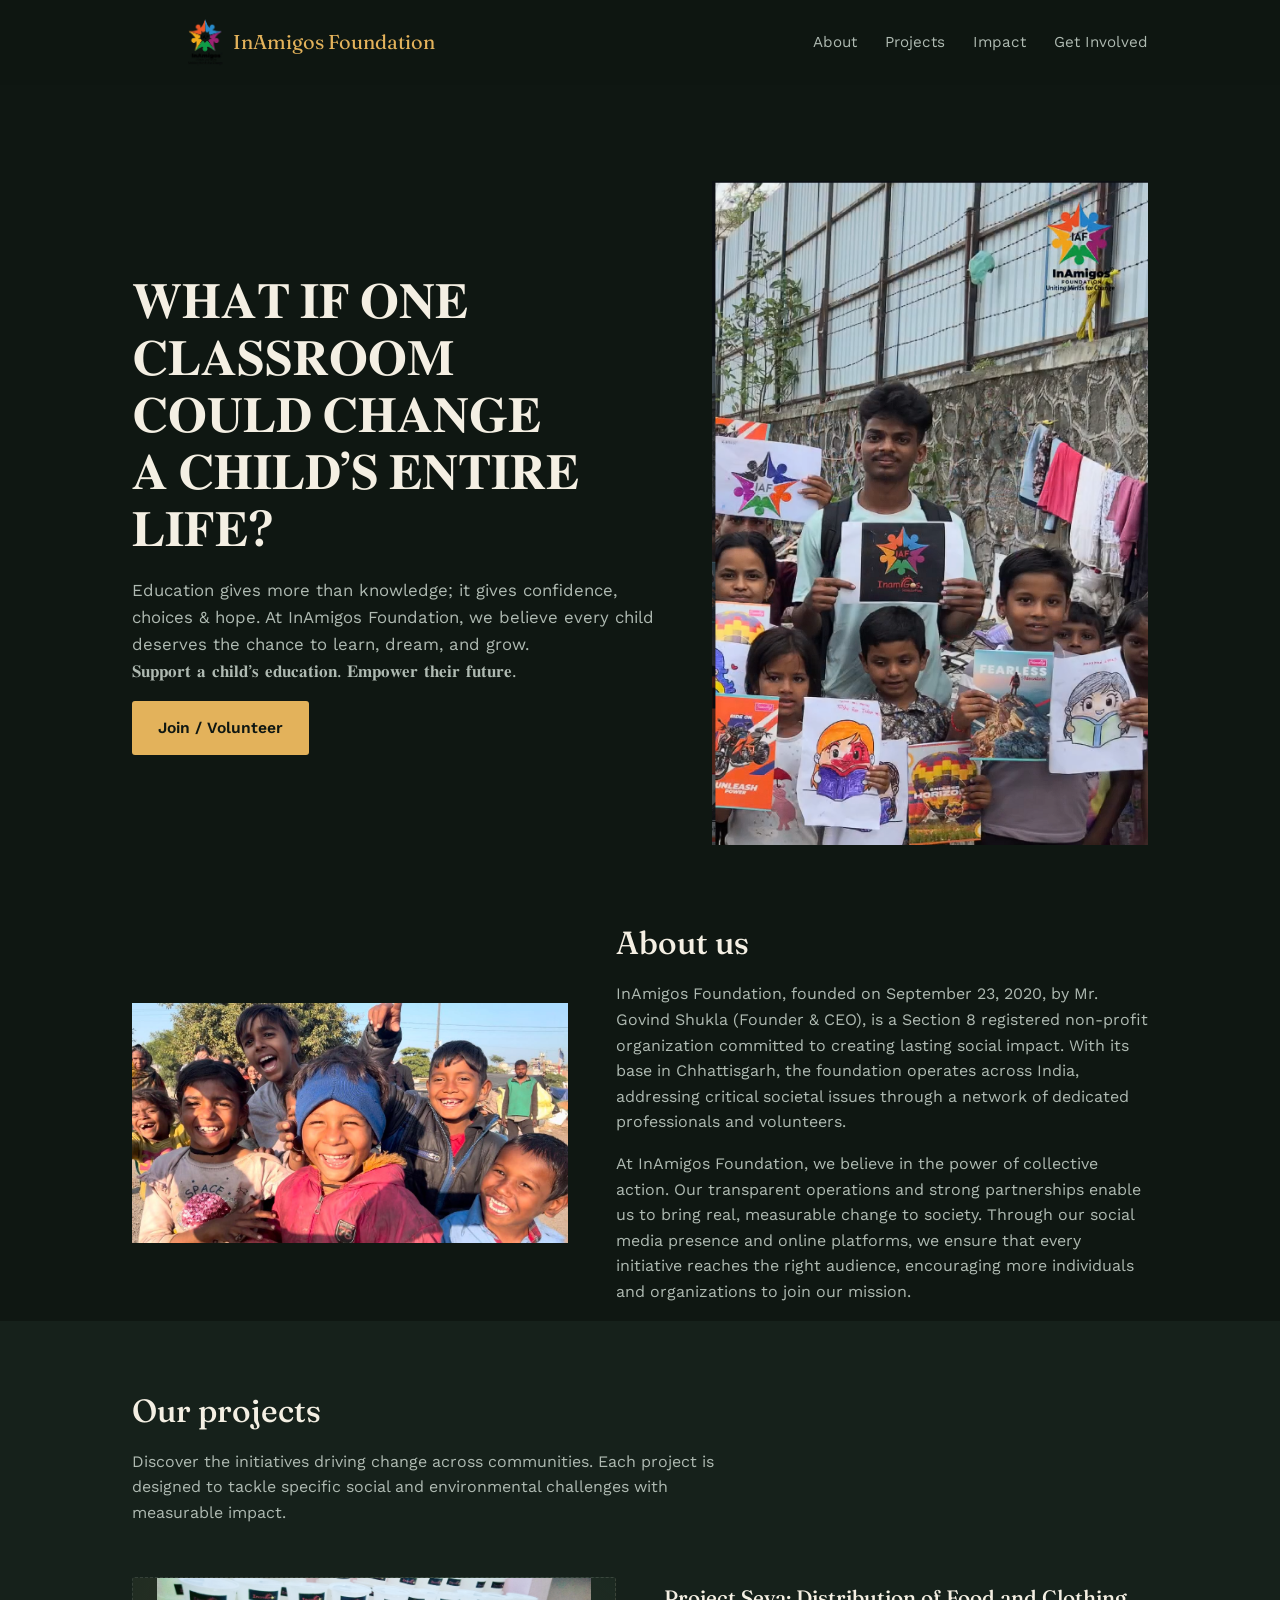
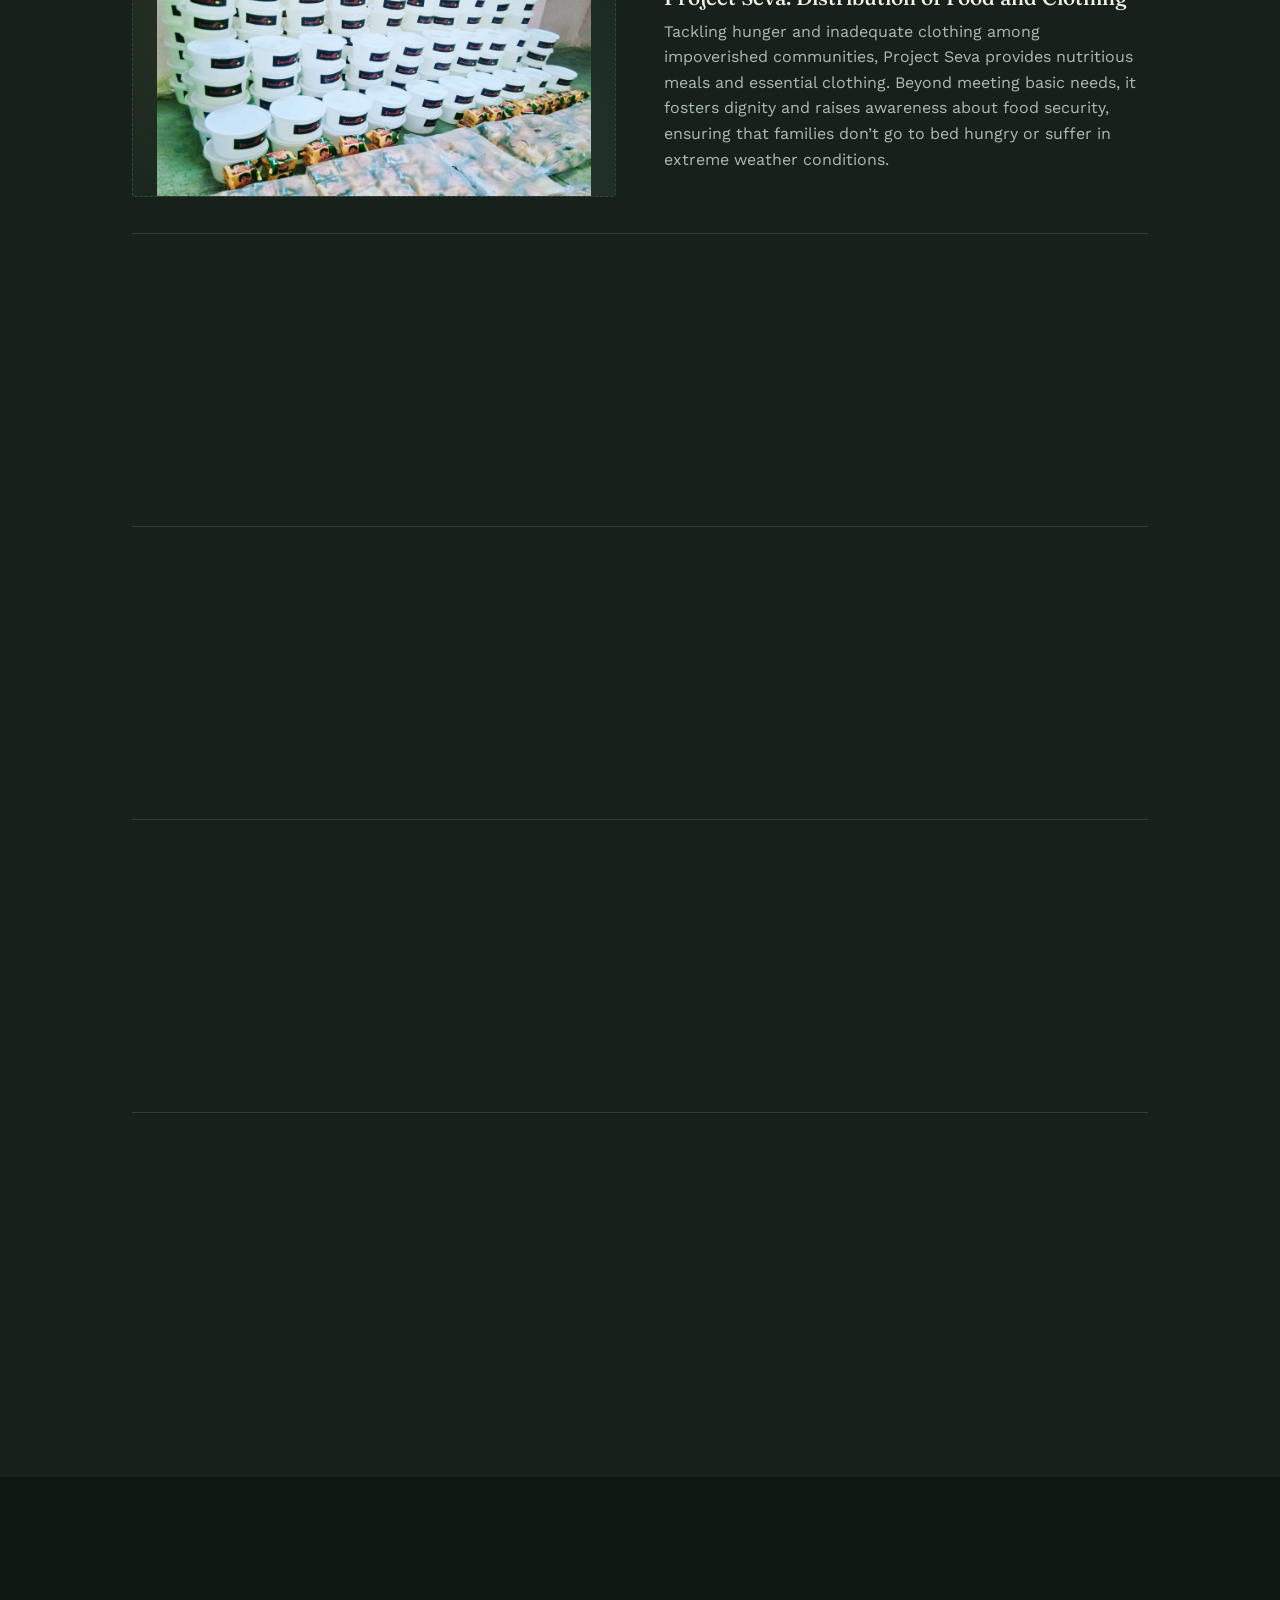
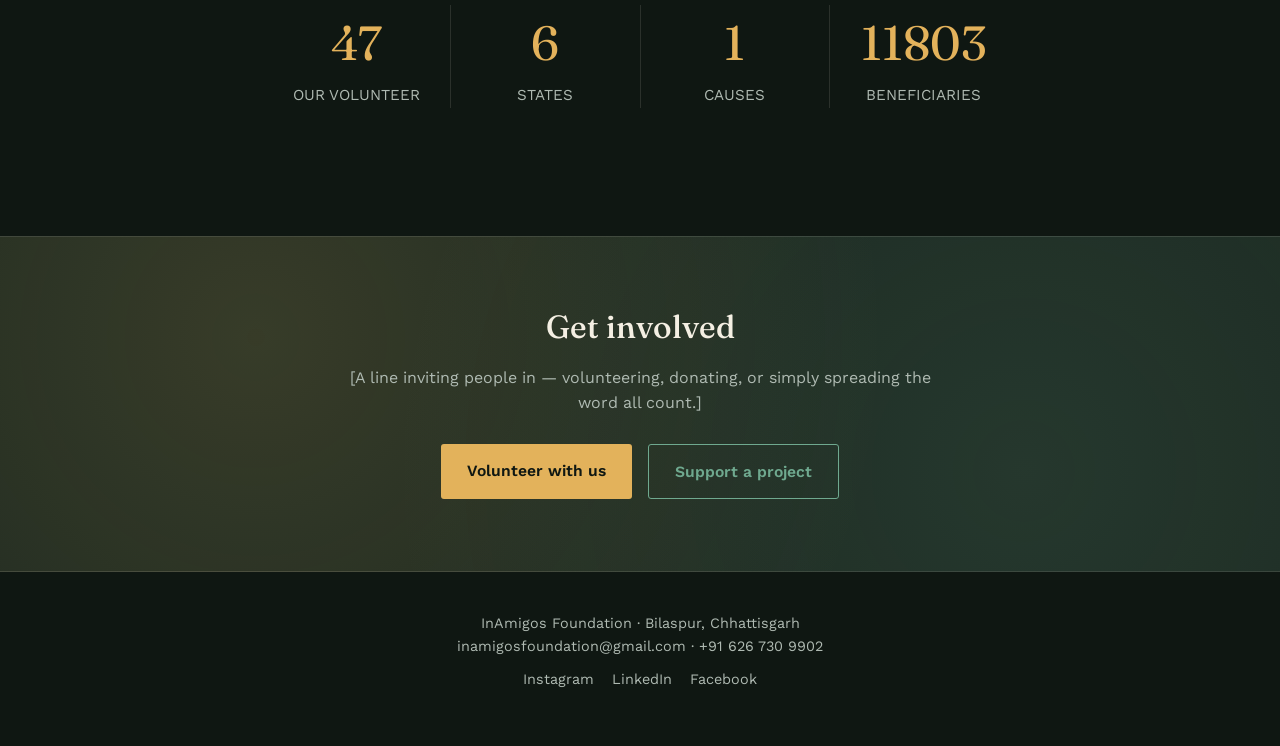
<file: index.html>
<!DOCTYPE html>
<html lang="en">

<head>
    <meta charset="UTF-8">
    <meta name="viewport" content="width=device-width, initial-scale=1">
    <title>InAmigos Foundation — Awareness Page</title>
    <link rel="preconnect" href="https://fonts.googleapis.com">
    <link rel="preconnect" href="https://fonts.gstatic.com" crossorigin>
    <link
        href="https://fonts.googleapis.com/css2?family=Fraunces:opsz,wght@9..144,400;9..144,500;9..144,600&family=Work+Sans:wght@400;500;600&display=swap"
        rel="stylesheet">
    <link rel="stylesheet" href="style.css">
</head>

<body>

    <header class="site" id="siteHeader">
        <nav>
            <div class="top-box">
                <img src="Images/17442.png" alt="" width="10%">
                <span class="brand">InAmigos Foundation</span>
            </div>
            <ul>
                <li><a href="#about">About</a></li>
                <li><a href="#projects">Projects</a></li>
                <li><a href="#impact">Impact</a></li>
                <li><a href="volunteer.html">Get Involved</a></li>
            </ul>
        </nav>
    </header>

    <!-- ============ HERO ============ -->
    <section class="hero">
        <!-- <div class="orb orb-1"></div>
        <div class="orb orb-2"></div> -->
        <div class="intro-anim">
            <h1>𝐖𝐇𝐀𝐓 𝐈𝐅 𝐎𝐍𝐄 𝐂𝐋𝐀𝐒𝐒𝐑𝐎𝐎𝐌 𝐂𝐎𝐔𝐋𝐃 𝐂𝐇𝐀𝐍𝐆𝐄 𝐀 𝐂𝐇𝐈𝐋𝐃’𝐒 𝐄𝐍𝐓𝐈𝐑𝐄 𝐋𝐈𝐅𝐄?
            </h1>
            <p>Education gives more than knowledge; it gives confidence, choices & hope.
                At InAmigos Foundation, we believe every child deserves the chance to learn, dream, and grow. <br>
                𝐒𝐮𝐩𝐩𝐨𝐫𝐭 𝐚 𝐜𝐡𝐢𝐥𝐝’𝐬 𝐞𝐝𝐮𝐜𝐚𝐭𝐢𝐨𝐧. 𝐄𝐦𝐩𝐨𝐰𝐞𝐫 𝐭𝐡𝐞𝐢𝐫 𝐟𝐮𝐭𝐮𝐫𝐞.</p>
            <a class="btn" href="volunteer.html">Join / Volunteer</a>
        </div>
        <img src="Images/6566526.png" alt="">
    </section>

    <!-- ============ ABOUT ============ -->
    <section class="about wrap" id="about">
        <img src="Images/1738236437.jpg" alt="">
        <div class="reveal reveal-right">
            <h2>About us</h2>
            <p>InAmigos Foundation, founded on September 23, 2020, by Mr. Govind Shukla (Founder & CEO), is a Section 8
                registered non-profit organization committed to creating lasting social impact. With its base in
                Chhattisgarh, the foundation operates across India, addressing critical societal issues through a
                network of dedicated professionals and volunteers.</p>
            <p>At InAmigos Foundation, we believe in the power of collective action. Our transparent operations and
                strong partnerships enable us to bring real, measurable change to society. Through our social media
                presence and online platforms, we ensure that every initiative reaches the right audience, encouraging
                more individuals and organizations to join our mission.</p>
        </div>
    </section>

    <!-- ============ PROJECTS ============ -->
    <section class="projects" id="projects">
        <div class="wrap">
            <h2 class="reveal">Our projects</h2>
            <p class="reveal">Discover the initiatives driving change across communities. Each project is designed to
                tackle specific social and environmental challenges with measurable impact.</p>

            <div class="project-row">
                <div class="visual reveal reveal-left"><img src="Images/1743051438.jpg" alt=""></div>
                <div class="reveal reveal-right">
                    <h3>Project Seva: Distribution of Food and Clothing</h3>
                    <p>Tackling hunger and inadequate clothing among impoverished communities, Project Seva provides
                        nutritious meals and essential clothing. Beyond meeting basic needs, it fosters dignity and
                        raises awareness about food security, ensuring that families don’t go to bed hungry or suffer in
                        extreme weather conditions.

                    </p>
                </div>
            </div>

            <div class="project-row reverse">
                <div class="visual reveal reveal-right">
                    <img src="Images/1738235951.jpg" alt="">
                </div>
                <div class="reveal reveal-left">
                    <h3>Project Bachpanshala: Education for Children
                    </h3>
                    <p>Education is a powerful tool to break the cycle of poverty. Project Bachpanshala offers children
                        access to quality education, arranges learning sessions, and provides school supplies. The
                        initiative inspires curiosity and encourages knowledge, ensuring every child has the opportunity
                        to learn and grow.
                    </p>
                </div>
            </div>

            <div class="project-row">
                <div class="visual reveal reveal-left">
                    <img src="Images/1738235697.jpg" alt="">
                </div>
                <div class="reveal reveal-right">
                    <h3>Project Jeev: Feeding and Protecting Animals
                    </h3>
                    <p>Project Jeev focuses on the welfare of stray and abandoned animals, providing food, medical care,
                        and safe shelter. The program raises awareness of animal rights and advocates for humane
                        treatment, promoting a society that values compassion toward all living beings.
                    </p>
                </div>
            </div>
            <div class="project-row reverse">
                <div class="visual reveal reveal-right">
                    <img src="Images/1738235638.jpg" alt="">
                </div>
                <div class="reveal reveal-right">
                    <h3>Project Udaan: Empowerment of Women
                    </h3>
                    <p>A just society begins with empowered women. Project Udaan supports women through awareness
                        campaigns, skill development workshops, and entrepreneurial opportunities. By fostering
                        confidence and financial independence, this program transforms lives and strengthens
                        communities.

                    </p>
                </div>
            </div>
            <div class="project-row">
                <div class="visual reveal reveal-left">
                    <img src="Images/1738236201.jpg" alt="">
                </div>
                <div class="reveal reveal-left">
                    <h3>Project Prakriti: Environmental Protection

                    </h3>
                    <p>Focused on sustainability, Project Prakriti organizes tree-planting drives, clean-up campaigns,
                        and conservation workshops. It involves local communities to instill a sense of environmental
                        responsibility, ensuring a healthier planet for future generations.
                    </p>
                </div>
            </div>
        </div>
    </section>

    <!-- ============ IMPACT ============ -->
    <section id="impact">
        <div class="impact">
            <div class="stat">
                <span class="num" data-count="136">0</span>
                <span class="label">OUR VOLUNTEER</span>
            </div>
            <div class="stat">
                <span class="num" data-count="19">0</span>
                <span class="label">STATES</span>
            </div>
            <div class="stat">
                <span class="num" data-count="4">0</span>
                <span class="label">CAUSES</span>
            </div>
            <div class="stat">
                <span class="num" data-count="34000">0</span>
                <span class="label">BENEFICIARIES</span>
            </div>
        </div>
    </section>

    <!-- ============ CALL TO ACTION ============ -->
    <section class="cta reveal" id="involved">
        <div class="wrap">
            <h2>Get involved</h2>
            <p>[A line inviting people in — volunteering, donating, or simply spreading the word all count.]</p>
            <div class="actions">
                <a class="btn" href="volunteer.html">Volunteer with us</a>
                <a class="btn outline" href="#">Support a project</a>
            </div>
        </div>
    </section>

    <footer>
        <div>InAmigos Foundation · Bilaspur, Chhattisgarh</div>
        <div>inamigosfoundation@gmail.com · +91 626 730 9902</div>
        <ul class="socials">
            <li><a href="https://www.instagram.com/inamigos/">Instagram</a></li>
            <li><a href="https://www.linkedin.com/company/inamigos-foundation/posts/">LinkedIn</a></li>
            <li><a href="https://www.facebook.com/InAmigos">Facebook</a></li>
        </ul>
    </footer>

    <script>
        // Nav background on scroll
        var header = document.getElementById('siteHeader');
        window.addEventListener('scroll', function () {
            header.classList.toggle('scrolled', window.scrollY > 12);
        });

        var reduceMotion = window.matchMedia('(prefers-reduced-motion: reduce)').matches;

        // Reveal-on-scroll for sections/rows
        var revealEls = document.querySelectorAll('.reveal');
        if ('IntersectionObserver' in window && !reduceMotion) {
            var io = new IntersectionObserver(function (entries) {
                entries.forEach(function (entry) {
                    if (entry.isIntersecting) {
                        entry.target.classList.add('is-visible');
                        io.unobserve(entry.target);
                    }
                });
            }, { threshold: 0.15 });
            revealEls.forEach(function (el) { io.observe(el); });
        } else {
            revealEls.forEach(function (el) { el.classList.add('is-visible'); });
        }

        // Count-up stats, triggered once when the impact section is in view
        var nums = document.querySelectorAll('.num[data-count]');
        function animateCount(el) {
            var target = parseInt(el.getAttribute('data-count'), 10);
            if (reduceMotion) { el.textContent = target; return; }
            var start = 0, duration = 1200, startTime = null;
            function step(ts) {
                if (!startTime) startTime = ts;
                var progress = Math.min((ts - startTime) / duration, 1);
                el.textContent = Math.floor(progress * (target - start) + start);
                if (progress < 1) { requestAnimationFrame(step); }
                else { el.textContent = target; }
            }
            requestAnimationFrame(step);
        }
        if ('IntersectionObserver' in window) {
            var statIo = new IntersectionObserver(function (entries) {
                entries.forEach(function (entry) {
                    if (entry.isIntersecting) {
                        animateCount(entry.target);
                        statIo.unobserve(entry.target);
                    }
                });
            }, { threshold: 0.5 });
            nums.forEach(function (el) { statIo.observe(el); });
        } else {
            nums.forEach(function (el) { el.textContent = el.getAttribute('data-count'); });
        }
    </script>

</body>

</html>
</file>
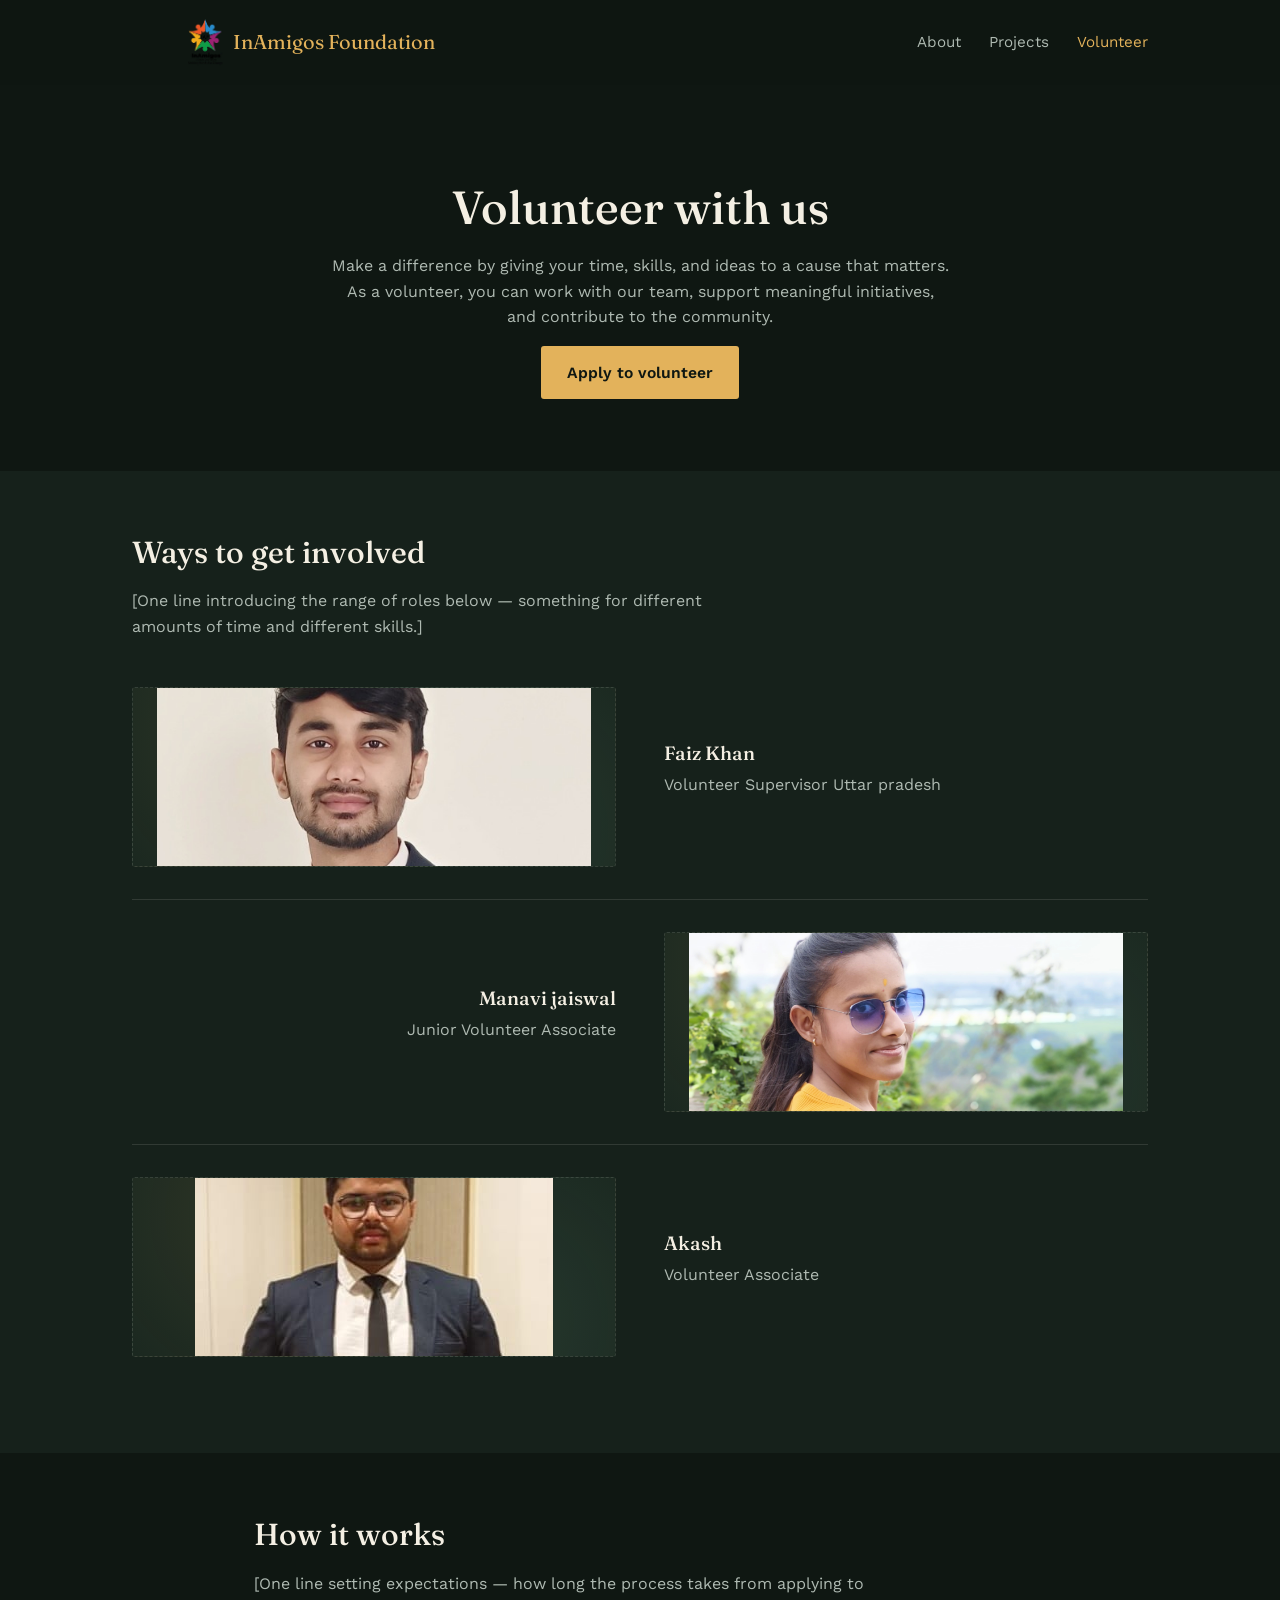
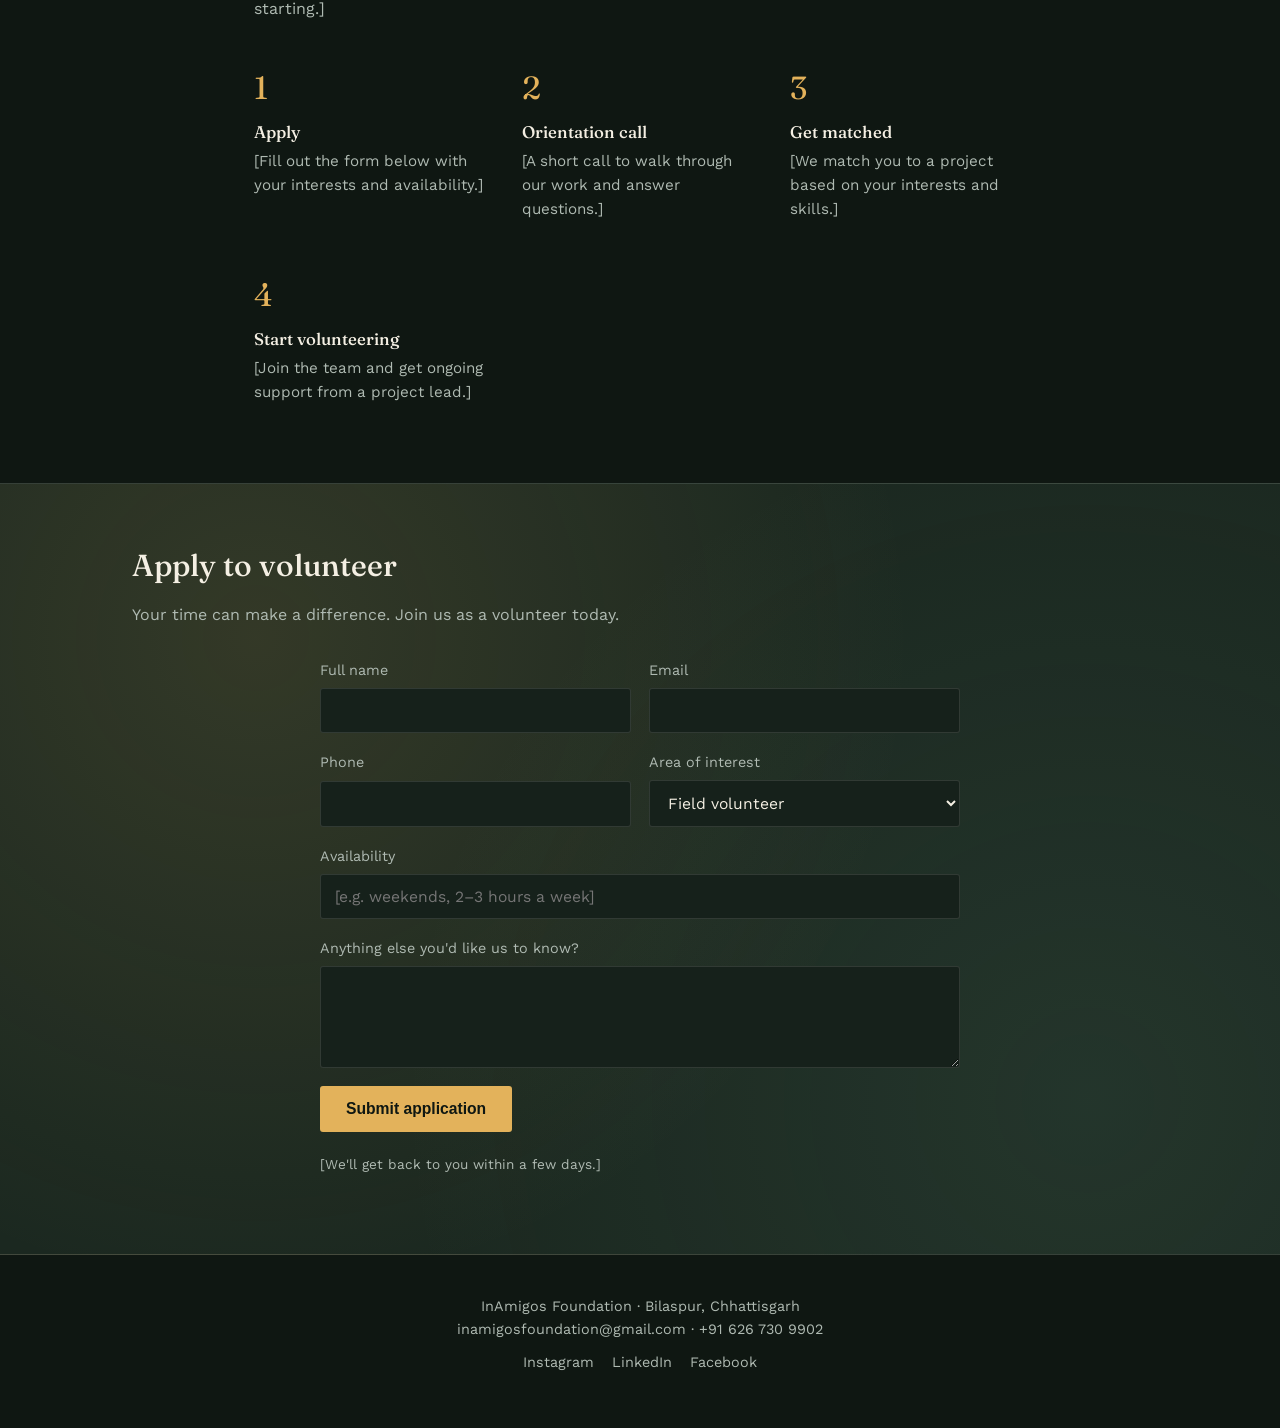
<file: volunteer.html>
<!DOCTYPE html>
<html lang="en">

<head>
    <meta charset="UTF-8">
    <meta name="viewport" content="width=device-width, initial-scale=1">
    <title>Volunteer with InAmigos Foundation</title>
    <link rel="preconnect" href="https://fonts.googleapis.com">
    <link rel="preconnect" href="https://fonts.gstatic.com" crossorigin>
    <link
        href="https://fonts.googleapis.com/css2?family=Fraunces:opsz,wght@9..144,400;9..144,500;9..144,600&family=Work+Sans:wght@400;500;600&display=swap"
        rel="stylesheet">
    <style>
        :root {
            --bg: #0F1712;
            --bg-soft: #16211B;
            --panel: #1B2820;
            --ink: #F4EFE3;
            --ink-soft: #AFBAB2;
            --gold: #E3B25B;
            --gold-dim: rgba(227, 178, 91, 0.18);
            --sage: #6FA98F;
            --line: rgba(244, 239, 227, 0.12);
        }

        * {
            box-sizing: border-box;
        }

        html {
            scroll-behavior: smooth;
        }

        body {
            margin: 0;
            background: var(--bg);
            color: var(--ink);
            font-family: 'Work Sans', sans-serif;
            line-height: 1.6;
            overflow-x: hidden;
        }

        .top-box {
            display: flex;
            justify-content: center;
            align-items: center;
            gap: 10px;
        }

        h1,
        h2,
        h3 {
            font-family: 'Fraunces', serif;
            font-weight: 500;
            line-height: 1.15;
            margin: 0 0 0.4em;
            color: var(--ink);
        }

        p {
            margin: 0 0 1em;
            color: var(--ink-soft);
            max-width: 62ch;
        }

        a {
            color: inherit;
        }

        img {
            max-width: 100%;
            display: block;
        }

        .wrap {
            max-width: 1080px;
            margin: 0 auto;
            padding: 0 32px;
        }

        .visual {
            position: relative;
            border: 1.5px dashed var(--line);
            border-radius: 3px;
            display: flex;
            align-items: center;
            justify-content: center;
            text-align: center;
            background:
                radial-gradient(circle at 30% 20%, rgba(227, 178, 91, 0.10), transparent 55%),
                radial-gradient(circle at 75% 80%, rgba(111, 169, 143, 0.12), transparent 55%),
                var(--panel);
            color: var(--ink-soft);
            font-size: 0.85rem;
            padding: 24px;
            overflow: hidden;
        }

        /* ---------- Nav ---------- */
        header.site {
            position: sticky;
            top: 0;
            z-index: 20;
            background: rgba(15, 23, 18, 0.7);
            backdrop-filter: blur(10px);
            border-bottom: 1px solid transparent;
            transition: border-color 0.4s ease, background 0.4s ease;
        }

        header.site.scrolled {
            border-bottom-color: var(--line);
            background: rgba(15, 23, 18, 0.92);
        }

        nav {
            display: flex;
            align-items: center;
            justify-content: space-between;
            padding: 18px 32px;
            max-width: 1080px;
            margin: 0 auto;
        }

        nav .brand {
            font-family: 'Fraunces', serif;
            font-size: 1.25rem;
            color: var(--gold);
            text-decoration: none;
        }

        nav ul {
            list-style: none;
            display: flex;
            gap: 28px;
            margin: 0;
            padding: 0;
            font-size: 0.95rem;
        }

        nav a.nav-link {
            text-decoration: none;
            color: var(--ink-soft);
            transition: color 0.25s ease;
        }

        nav a.nav-link:hover,
        nav a.nav-link:focus-visible {
            color: var(--gold);
        }

        nav a.nav-link.current {
            color: var(--gold);
        }

        /* ---------- Hero ---------- */
        .hero {
            position: relative;
            padding: 96px 32px 72px;
            max-width: 820px;
            margin: 0 auto;
            text-align: center;
            overflow: hidden;
        }

        .orb {
            position: absolute;
            border-radius: 50%;
            filter: blur(60px);
            opacity: 0.35;
            pointer-events: none;
            z-index: 0;
        }

        .orb-1 {
            width: 320px;
            height: 320px;
            background: var(--gold);
            top: -140px;
            left: -60px;
            animation: drift1 22s ease-in-out infinite;
        }

        .orb-2 {
            width: 260px;
            height: 260px;
            background: var(--sage);
            bottom: -110px;
            right: 0;
            animation: drift2 26s ease-in-out infinite;
        }

        @keyframes drift1 {

            0%,
            100% {
                transform: translate(0, 0) scale(1);
            }

            50% {
                transform: translate(40px, 30px) scale(1.1);
            }
        }

        @keyframes drift2 {

            0%,
            100% {
                transform: translate(0, 0) scale(1);
            }

            50% {
                transform: translate(-30px, -25px) scale(1.08);
            }
        }

        .hero>* {
            position: relative;
            z-index: 1;
        }

        .hero p {
            margin-left: auto;
            margin-right: auto;
        }

        .hero h1 {
            font-size: clamp(2.1rem, 4vw, 2.9rem);
        }

        .intro-anim>* {
            opacity: 0;
            transform: translateY(18px);
            animation: riseIn 0.7s ease forwards;
        }

        .intro-anim h1 {
            animation-delay: 0.1s;
        }

        .intro-anim p {
            animation-delay: 0.3s;
        }

        .intro-anim .btn {
            animation-delay: 0.5s;
        }

        @keyframes riseIn {
            to {
                opacity: 1;
                transform: translateY(0);
            }
        }

        .btn {
            display: inline-block;
            background: var(--gold);
            color: var(--bg);
            text-decoration: none;
            font-weight: 600;
            padding: 14px 26px;
            border-radius: 3px;
            border: none;
            cursor: pointer;
            font-size: 0.98rem;
            transition: transform 0.25s ease, box-shadow 0.25s ease, background 0.25s ease;
        }

        .btn:hover,
        .btn:focus-visible {
            background: #eec177;
            transform: translateY(-2px);
            box-shadow: 0 10px 24px -8px var(--gold-dim);
        }

        /* ---------- Section shell ---------- */
        section {
            padding: 64px 32px;
        }

        section h2 {
            font-size: clamp(1.5rem, 2.4vw, 1.9rem);
            margin-bottom: 0.6em;
        }

        .reveal {
            opacity: 0;
            transform: translateY(24px);
            transition: opacity 0.7s ease, transform 0.7s ease;
        }

        .reveal.reveal-left {
            transform: translateX(-32px);
        }

        .reveal.reveal-right {
            transform: translateX(32px);
        }

        .reveal.is-visible {
            opacity: 1;
            transform: translate(0, 0);
        }

        /* ---------- Roles (alternating rows) ---------- */
        .roles {
            background: var(--bg-soft);
        }

        .role-row {
            display: grid;
            grid-template-columns: 1fr 1fr;
            gap: 48px;
            align-items: center;
            padding: 32px 0;
        }

        .role-row:not(:last-child) {
            border-bottom: 1px solid var(--line);
        }

        .role-row.reverse .visual {
            order: 2;
        }

        .role-row .visual {
            height: 180px;
        }

        .role-row h3 {
            font-size: 1.2rem;
        }

        /* ---------- How it works (a real sequence, so numbering is meaningful) ---------- */
        .steps {
            max-width: 900px;
            margin: 0 auto;
        }

        .step-list {
            display: grid;
            grid-template-columns: repeat(auto-fit, minmax(190px, 1fr));
            gap: 32px;
            margin-top: 40px;
        }

        .step .num {
            font-family: 'Fraunces', serif;
            font-size: 2rem;
            color: var(--gold);
            display: block;
            margin-bottom: 0.3em;
        }

        .step h3 {
            font-size: 1.05rem;
        }

        .step p {
            font-size: 0.95rem;
        }

        /* ---------- Sign-up form ---------- */
        .signup {
            background:
                radial-gradient(circle at 20% 20%, rgba(227, 178, 91, 0.12), transparent 55%),
                radial-gradient(circle at 85% 80%, rgba(111, 169, 143, 0.10), transparent 55%),
                var(--panel);
            border-top: 1px solid var(--line);
            border-bottom: 1px solid var(--line);
        }

        .signup form {
            max-width: 640px;
            margin: 32px auto 0;
            display: grid;
            gap: 18px;
        }

        .field {
            display: grid;
            gap: 6px;
        }

        .field label {
            font-size: 0.9rem;
            color: var(--ink-soft);
        }

        .field input,
        .field select,
        .field textarea {
            background: var(--bg-soft);
            border: 1px solid var(--line);
            border-radius: 3px;
            color: var(--ink);
            font-family: 'Work Sans', sans-serif;
            font-size: 0.98rem;
            padding: 12px 14px;
            transition: border-color 0.2s ease;
        }

        .field input:focus,
        .field select:focus,
        .field textarea:focus {
            outline: 2px solid var(--gold);
            outline-offset: 1px;
            border-color: var(--gold);
        }

        .field-row {
            display: grid;
            grid-template-columns: 1fr 1fr;
            gap: 18px;
        }

        .signup .btn {
            justify-self: start;
        }

        .form-note {
            font-size: 0.85rem;
            color: var(--ink-soft);
            margin-top: 4px;
        }

        /* ---------- Footer ---------- */
        footer {
            padding: 40px 32px;
            text-align: center;
            color: var(--ink-soft);
            font-size: 0.9rem;
        }

        footer .socials {
            display: flex;
            gap: 18px;
            justify-content: center;
            margin-top: 10px;
            list-style: none;
            padding: 0;
        }

        footer a {
            text-decoration: none;
            transition: color 0.25s ease;
        }

        footer a:hover,
        footer a:focus-visible {
            color: var(--gold);
        }

        a:focus-visible,
        button:focus-visible {
            outline: 2px solid var(--gold);
            outline-offset: 2px;
        }

        @media (prefers-reduced-motion: reduce) {
            html {
                scroll-behavior: auto;
            }

            .orb {
                animation: none;
            }

            .intro-anim>* {
                animation: none;
                opacity: 1;
                transform: none;
            }

            .reveal {
                transition: none;
                opacity: 1;
                transform: none;
            }
        }

        @media (max-width:760px) {
            nav ul {
                display: none;
            }

            .role-row,
            .role-row.reverse {
                grid-template-columns: 1fr;
            }

            .role-row .visual {
                order: 0 !important;
                height: 160px;
            }

            .field-row {
                grid-template-columns: 1fr;
            }
        }
    </style>
</head>

<body>

    <header class="site" id="siteHeader">
        <nav>
            <div class="top-box">
                <img src="Images/17442.png" alt="" width="10%">
                <span class="brand">InAmigos Foundation</span>
            </div>
            <ul>
                <li><a class="nav-link" href="index.html#about">About</a></li>
                <li><a class="nav-link" href="index.html#projects">Projects</a></li>
                <li><a class="nav-link current" href="volunteer.html">Volunteer</a></li>
            </ul>
        </nav>
    </header>

    <!-- ============ HERO ============ -->
    <section class="hero">
        <div class="intro-anim">
            <h1>Volunteer with us</h1>
            <p>Make a difference by giving your time, skills, and ideas to a cause that matters. As a volunteer, you can
                work with our team, support meaningful initiatives, and contribute to the community.</p>
            <a class="btn" href="#signup">Apply to volunteer</a>
        </div>
    </section>

    <!-- ============ WAYS TO HELP ============ -->
    <section class="roles" id="roles">
        <div class="wrap">
            <h2 class="reveal">Ways to get involved</h2>
            <p class="reveal">[One line introducing the range of roles below — something for different amounts of time
                and different skills.]</p>

            <div class="role-row">
                <div class="visual reveal reveal-left"><img src="Images/1738081237.jpg" alt=""
                        style="transform: translateY(100px);"></div>
                <div class="reveal reveal-right">
                    <h3>Faiz Khan</h3>
                    <p>Volunteer Supervisor Uttar pradesh</p>
                </div>
            </div>

            <div class="role-row reverse">
                <div class="visual reveal reveal-right"><img src="Images/1738127845.jpg" alt=""
                        style="transform: translateY(100px);"></div>
                <div class="reveal reveal-left" style="text-align: end;">
                    <h3>Manavi jaiswal</h3>
                    <p>Junior Volunteer Associate</p>
                </div>
            </div>

            <div class="role-row">
                <div class="visual reveal reveal-left"><img src="Images/1738080678.jpg" alt=""
                        style="transform: translateY(100px);"></div>
                <div class="reveal reveal-right">
                    <h3>Akash</h3>
                    <p>Volunteer Associate</p>
                </div>
            </div>
        </div>
    </section>

    <!-- ============ HOW IT WORKS ============ -->
    <section class="steps">
        <div class="wrap">
            <h2 class="reveal">How it works</h2>
            <p class="reveal">[One line setting expectations — how long the process takes from applying to starting.]
            </p>
            <div class="step-list">
                <div class="step reveal">
                    <span class="num">1</span>
                    <h3>Apply</h3>
                    <p>[Fill out the form below with your interests and availability.]</p>
                </div>
                <div class="step reveal">
                    <span class="num">2</span>
                    <h3>Orientation call</h3>
                    <p>[A short call to walk through our work and answer questions.]</p>
                </div>
                <div class="step reveal">
                    <span class="num">3</span>
                    <h3>Get matched</h3>
                    <p>[We match you to a project based on your interests and skills.]</p>
                </div>
                <div class="step reveal">
                    <span class="num">4</span>
                    <h3>Start volunteering</h3>
                    <p>[Join the team and get ongoing support from a project lead.]</p>
                </div>
            </div>
        </div>
    </section>

    <!-- ============ SIGN-UP FORM ============ -->
    <section class="signup reveal" id="signup">
        <div class="wrap">
            <h2>Apply to volunteer</h2>
            <p>Your time can make a difference. Join us as a volunteer today.</p>

            <!-- This form doesn't submit anywhere yet — either point the action
         at a form backend (Google Forms, Formspree, your own API) or
         wire up the JS below to send the data where you need it. -->
            <form id="volunteerForm">
                <div class="field-row">
                    <div class="field">
                        <label for="name">Full name</label>
                        <input type="text" id="name" name="name" required>
                    </div>
                    <div class="field">
                        <label for="email">Email</label>
                        <input type="email" id="email" name="email" required>
                    </div>
                </div>
                <div class="field-row">
                    <div class="field">
                        <label for="phone">Phone</label>
                        <input type="tel" id="phone" name="phone">
                    </div>
                    <div class="field">
                        <label for="area">Area of interest</label>
                        <select id="area" name="area">
                            <option>Field volunteer</option>
                            <option>Content & outreach</option>
                            <option>Event & workshop support</option>
                            <option>Other</option>
                        </select>
                    </div>
                </div>
                <div class="field">
                    <label for="availability">Availability</label>
                    <input type="text" id="availability" name="availability"
                        placeholder="[e.g. weekends, 2–3 hours a week]">
                </div>
                <div class="field">
                    <label for="message">Anything else you'd like us to know?</label>
                    <textarea id="message" name="message" rows="4"></textarea>
                </div>
                <button type="submit" class="btn">Submit application</button>
                <p class="form-note" id="formNote">[We'll get back to you within a few days.]</p>
            </form>
        </div>
    </section>

    <footer>
        <div>InAmigos Foundation · Bilaspur, Chhattisgarh</div>
        <div>inamigosfoundation@gmail.com · +91 626 730 9902</div>
        <ul class="socials">
            <li><a href="https://www.instagram.com/inamigos/">Instagram</a></li>
            <li><a href="https://www.linkedin.com/company/inamigos-foundation/posts/">LinkedIn</a></li>
            <li><a href="https://www.facebook.com/InAmigos">Facebook</a></li>
        </ul>
    </footer>

    <script>
        var header = document.getElementById('siteHeader');
        window.addEventListener('scroll', function () {
            header.classList.toggle('scrolled', window.scrollY > 12);
        });

        var reduceMotion = window.matchMedia('(prefers-reduced-motion: reduce)').matches;

        var revealEls = document.querySelectorAll('.reveal');
        if ('IntersectionObserver' in window && !reduceMotion) {
            var io = new IntersectionObserver(function (entries) {
                entries.forEach(function (entry) {
                    if (entry.isIntersecting) {
                        entry.target.classList.add('is-visible');
                        io.unobserve(entry.target);
                    }
                });
            }, { threshold: 0.15 });
            revealEls.forEach(function (el) { io.observe(el); });
        } else {
            revealEls.forEach(function (el) { el.classList.add('is-visible'); });
        }

        // Placeholder submit handling — replace with a real backend/form service.
        var form = document.getElementById('volunteerForm');
        var note = document.getElementById('formNote');
        form.addEventListener('submit', function (e) {
            e.preventDefault();
            note.textContent = 'Thanks — this is a template, so hook this form up to your backend or a form service to actually receive applications.';
        });
    </script>

</body>

</html>
</file>
<file: style.css>
:root {
    --bg: #0F1712;
    --bg-soft: #16211B;
    --panel: #1B2820;
    --ink: #F4EFE3;
    --ink-soft: #AFBAB2;
    --gold: #E3B25B;
    --gold-dim: rgba(227, 178, 91, 0.18);
    --sage: #6FA98F;
    --line: rgba(244, 239, 227, 0.12);
}

* {
    box-sizing: border-box;
}

html {
    scroll-behavior: smooth;
}

body {
    margin: 0;
    background: var(--bg);
    color: var(--ink);
    font-family: 'Work Sans', sans-serif;
    line-height: 1.6;
    overflow-x: hidden;
}

h1,
h2,
h3 {
    font-family: 'Fraunces', serif;
    font-weight: 500;
    line-height: 1.15;
    margin: 0 0 0.4em;
    color: var(--ink);
}

p {
    margin: 0 0 1em;
    color: var(--ink-soft);
    max-width: 62ch;
}

a {
    color: inherit;
}

img {
    max-width: 100%;
    display: block;
}

.wrap {
    max-width: 1080px;
    margin: 0 auto;
    padding: 0 32px;
}

/* ---------- Placeholder visual block ----------
     Swap any .visual div for a real <img src="..."> tag.
     Remove the dashed border + label once you drop in a real photo. */
.visual {
    background-image: url("/Images/1738236437.jpg");
    position: relative;
    border: 1.5px dashed var(--line);
    border-radius: 3px;
    display: flex;
    align-items: center;
    justify-content: center;
    text-align: center;
    background:
        radial-gradient(circle at 30% 20%, rgba(227, 178, 91, 0.10), transparent 55%),
        radial-gradient(circle at 75% 80%, rgba(111, 169, 143, 0.12), transparent 55%),
        var(--panel);
    color: var(--ink-soft);
    font-size: 0.85rem;
    padding: 24px;
    overflow: hidden;
}

/* ---------- Nav ---------- */
.top-box {
    display: flex;
    justify-content: center;
    align-items: center;
    gap: 10px;
}

header.site {
    position: sticky;
    top: 0;
    z-index: 20;
    background: rgba(15, 23, 18, 0.7);
    backdrop-filter: blur(10px);
    border-bottom: 1px solid transparent;
    transition: border-color 0.4s ease, background 0.4s ease;
}

header.site.scrolled {
    border-bottom-color: var(--line);
    background: rgba(15, 23, 18, 0.92);
}

nav {
    display: flex;
    align-items: center;
    justify-content: space-between;
    padding: 18px 32px;
    max-width: 1080px;
    margin: 0 auto;
}

nav .brand {
    font-family: 'Fraunces', serif;
    font-size: 1.25rem;
    color: var(--gold);
}

nav ul {
    list-style: none;
    display: flex;
    gap: 28px;
    margin: 0;
    padding: 0;
    font-size: 0.95rem;
}

nav a {
    text-decoration: none;
    color: var(--ink-soft);
    transition: color 0.25s ease;
}

nav a:hover,
nav a:focus-visible {
    color: var(--gold);
}

/* ---------- Hero ---------- */
.hero {
    position: relative;
    display: grid;
    grid-template-columns: 1.1fr 0.9fr;
    gap: 48px;
    align-items: center;
    padding: 96px 32px 80px;
    max-width: 1080px;
    margin: 0 auto;
    overflow: hidden;
}

.orb {
    position: absolute;
    border-radius: 50%;
    filter: blur(60px);
    opacity: 0.35;
    pointer-events: none;
    z-index: 0;
}

.orb-1 {
    width: 340px;
    height: 340px;
    background: var(--gold);
    top: -120px;
    left: -80px;
    animation: drift1 22s ease-in-out infinite;
}

.orb-2 {
    width: 260px;
    height: 260px;
    background: var(--sage);
    bottom: -100px;
    right: 10%;
    animation: drift2 26s ease-in-out infinite;
}

@keyframes drift1 {

    0%,
    100% {
        transform: translate(0, 0) scale(1);
    }

    50% {
        transform: translate(40px, 30px) scale(1.1);
    }
}

@keyframes drift2 {

    0%,
    100% {
        transform: translate(0, 0) scale(1);
    }

    50% {
        transform: translate(-30px, -25px) scale(1.08);
    }
}

.hero>div,
.hero .visual {
    position: relative;
    z-index: 1;
}

.hero h1 {
    font-size: clamp(2.2rem, 4vw, 3.1rem);
    max-width: 14ch;
}

.hero p {
    font-size: 1.05rem;
}

.hero .visual {
    height: 340px;
}

.hero .intro-anim>* {
    opacity: 0;
    transform: translateY(18px);
    animation: riseIn 0.7s ease forwards;
}

.hero .intro-anim h1 {
    animation-delay: 0.1s;
}

.hero .intro-anim p {
    animation-delay: 0.3s;
}

.hero .intro-anim .btn {
    animation-delay: 0.5s;
}

@keyframes riseIn {
    to {
        opacity: 1;
        transform: translateY(0);
    }
}

.btn {
    display: inline-block;
    background: var(--gold);
    color: var(--bg);
    text-decoration: none;
    font-weight: 600;
    padding: 14px 26px;
    border-radius: 3px;
    border: none;
    cursor: pointer;
    font-size: 0.98rem;
    transition: transform 0.25s ease, box-shadow 0.25s ease, background 0.25s ease;
}

.btn:hover,
.btn:focus-visible {
    background: #eec177;
    transform: translateY(-2px);
    box-shadow: 0 10px 24px -8px var(--gold-dim);
}

.btn.outline {
    background: transparent;
    border: 1.5px solid var(--sage);
    color: var(--sage);
}

.btn.outline:hover,
.btn.outline:focus-visible {
    background: var(--sage);
    color: var(--bg);
    box-shadow: 0 10px 24px -8px rgba(111, 169, 143, 0.35);
}

/* ---------- Section shell ---------- */
section {
    padding: 72px 32px;
}

section h2 {
    font-size: clamp(1.6rem, 2.6vw, 2rem);
    margin-bottom: 0.6em;
}

/* ---------- Reveal on scroll ---------- */
.reveal {
    opacity: 0;
    transform: translateY(24px);
    transition: opacity 0.7s ease, transform 0.7s ease;
}

.reveal.reveal-left {
    transform: translateX(-32px);
}

.reveal.reveal-right {
    transform: translateX(32px);
}

.reveal.is-visible {
    opacity: 1;
    transform: translate(0, 0);
}

/* ---------- About ---------- */
.about {
    display: grid;
    grid-template-columns: 0.9fr 1.1fr;
    gap: 48px;
    align-items: center;
}

.about .visual {
    height: 280px;
}

/* ---------- Projects (alternating rows, not a card grid) ---------- */
.projects {
    background: var(--bg-soft);
}

.project-row {
    display: grid;
    grid-template-columns: 1fr 1fr;
    gap: 48px;
    align-items: center;
    padding: 36px 0;
}

.project-row:not(:last-child) {
    border-bottom: 1px solid var(--line);
}

.project-row.reverse .visual {
    order: 2;
}

.project-row .visual {
    height: 220px;
}

.project-row h3 {
    font-size: 1.3rem;
}

/* ---------- Impact stats ---------- */
.impact {
    display: flex;
    gap: 0;
    text-align: center;
    max-width: 820px;
    margin: 0 auto;
    padding: 56px 32px;
}

.impact .stat {
    flex: 1;
    padding: 0 24px;
}

.impact .stat:not(:last-child) {
    border-right: 1px solid var(--line);
}

.impact .num {
    font-family: 'Fraunces', serif;
    font-size: clamp(2.2rem, 4vw, 3rem);
    color: var(--gold);
    display: block;
    font-variant-numeric: tabular-nums;
}

.impact .label {
    color: var(--ink-soft);
    font-size: 0.95rem;
}

/* ---------- CTA band ---------- */
.cta {
    background:
        radial-gradient(circle at 20% 30%, rgba(227, 178, 91, 0.14), transparent 60%),
        radial-gradient(circle at 80% 70%, rgba(111, 169, 143, 0.12), transparent 60%),
        var(--panel);
    text-align: center;
    border-top: 1px solid var(--line);
    border-bottom: 1px solid var(--line);
}

.cta p {
    margin-left: auto;
    margin-right: auto;
}

.cta .actions {
    display: flex;
    gap: 16px;
    justify-content: center;
    margin-top: 28px;
    flex-wrap: wrap;
}

/* ---------- Footer ---------- */
footer {
    padding: 40px 32px;
    text-align: center;
    color: var(--ink-soft);
    font-size: 0.9rem;
}

footer .socials {
    display: flex;
    gap: 18px;
    justify-content: center;
    margin-top: 10px;
    list-style: none;
    padding: 0;
}

footer a {
    text-decoration: none;
    transition: color 0.25s ease;
}

footer a:hover,
footer a:focus-visible {
    color: var(--gold);
}

/* ---------- Accessibility ---------- */
a:focus-visible,
button:focus-visible {
    outline: 2px solid var(--gold);
    outline-offset: 2px;
}

@media (prefers-reduced-motion: reduce) {
    html {
        scroll-behavior: auto;
    }

    .orb {
        animation: none;
    }

    .hero .intro-anim>* {
        animation: none;
        opacity: 1;
        transform: none;
    }

    .reveal {
        transition: none;
        opacity: 1;
        transform: none;
    }
}

/* ---------- Responsive ---------- */
@media (max-width:760px) {
    nav ul {
        display: none;
    }

    /* swap for a mobile menu if you want one */
    .hero {
        grid-template-columns: 1fr;
        padding: 64px 24px;
    }

    .hero .visual {
        height: 220px;
    }

    .about {
        grid-template-columns: 1fr;
    }

    .project-row,
    .project-row.reverse {
        grid-template-columns: 1fr;
    }

    .project-row .visual {
        order: 0 !important;
        height: 180px;
    }

    .impact {
        flex-direction: column;
        gap: 24px;
    }

    .impact .stat:not(:last-child) {
        border-right: none;
        border-bottom: 1px solid var(--line);
        padding-bottom: 24px;
    }
}
</file>
